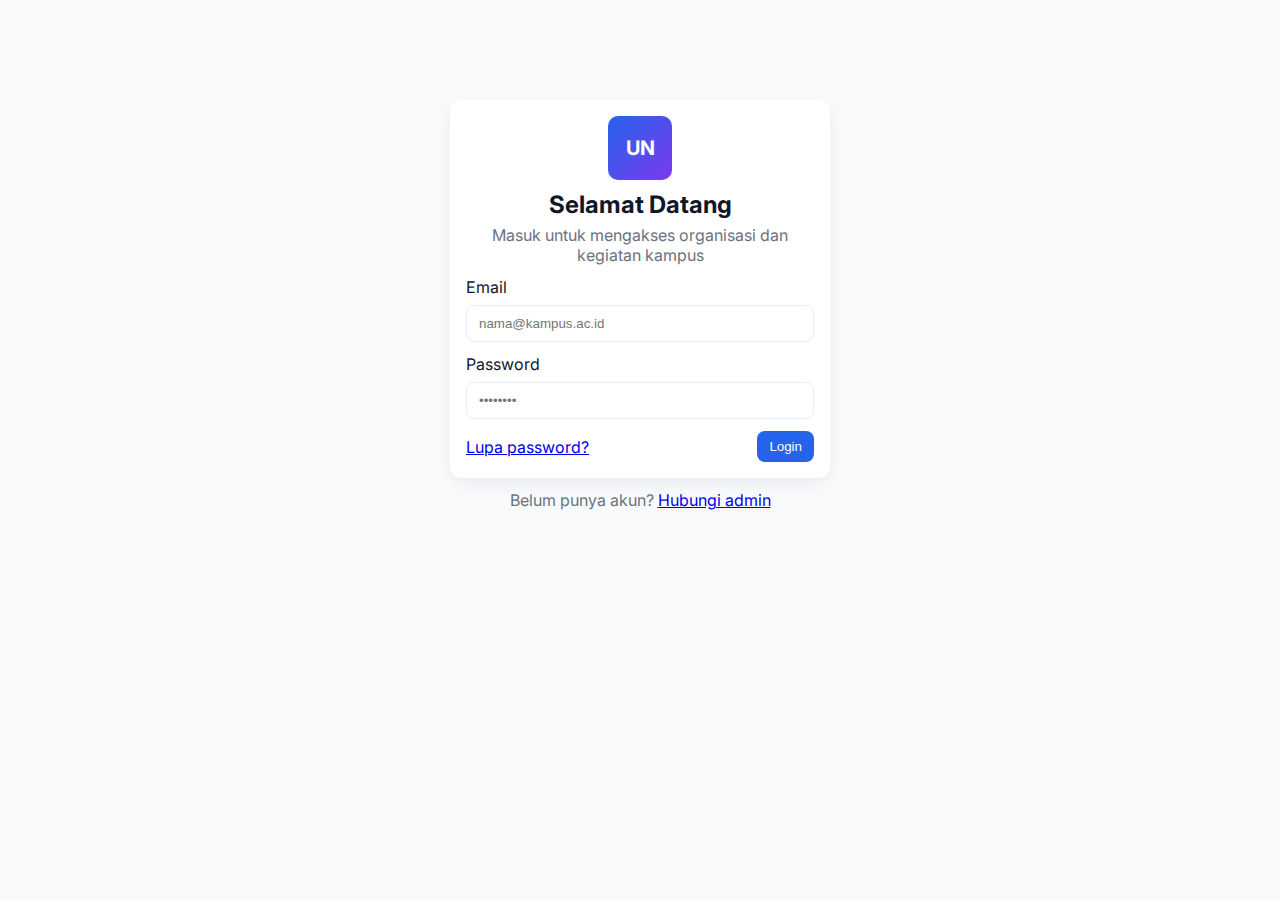
<file: index.html>
<!doctype html>
<html lang="id">
<head>
  <meta charset="utf-8" />
  <meta name="viewport" content="width=device-width,initial-scale=1" />
  <title>Login - Sistem Organisasi Kampus</title>
  <link rel="stylesheet" href="styles.css">
</head>
<body>
  <div class="container" style="max-width:420px;margin-top:80px;">
    <div class="card">
      <div style="text-align:center;margin-bottom:12px">
        <div class="logo" style="width:64px;height:64px;margin:0 auto;font-size:20px">UN</div>
        <h2 style="margin:10px 0 0">Selamat Datang</h2>
        <p style="margin:6px 0 0;color:var(--muted)">Masuk untuk mengakses organisasi dan kegiatan kampus</p>
      </div>

      <form id="loginForm">
        <div class="form-group">
          <label>Email</label>
          <input class="input" type="email" id="email" placeholder="nama@kampus.ac.id" required />
        </div>
        <div class="form-group">
          <label>Password</label>
          <input class="input" type="password" id="password" placeholder="••••••••" required />
        </div>
        <div style="display:flex;align-items:center;justify-content:space-between;margin-top:8px">
          <a href="#" onclick="alert('Reset password link (simulasi)')">Lupa password?</a>
          <button class="btn" type="submit">Login</button>
        </div>
      </form>
    </div>

    <p style="text-align:center;margin-top:12px;color:var(--muted)">Belum punya akun? <a href="#" onclick="alert('Hubungi admin kampus untuk pendaftaran')">Hubungi admin</a></p>
  </div>

<script src="script.js"></script>
</body>
</html>
</file>
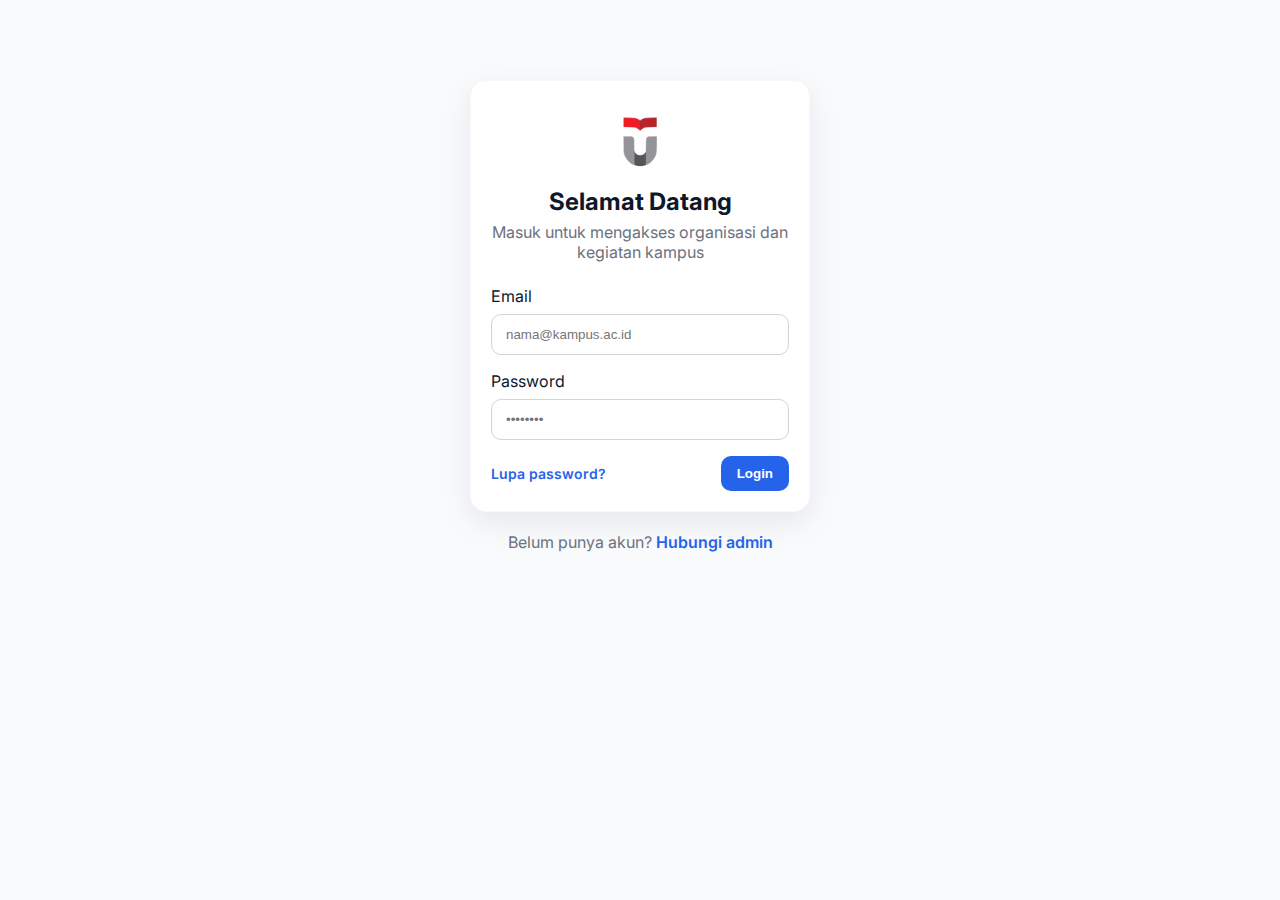
<file: Frontend/index.html>
<!doctype html>
<html lang="id">
<head>
  <meta charset="utf-8" />
  <meta name="viewport" content="width=device-width,initial-scale=1" />
  <title>Login - Sistem Organisasi Kampus</title>
  <link rel="stylesheet" href="styles.css">
</head>
<body>
  <div class="container" style="max-width:420px;margin-top:80px;">
    <div class="card">
      
      <div style="text-align:center;margin-bottom:24px;padding-top:8px">
        <img src="logo_kampus.png" alt="Logo Kampus Baru" style="width:64px;height:64px;margin:0 auto 10px;border-radius:10px;">
        
        <h2 style="margin:0">Selamat Datang</h2>
        <p style="margin:6px 0 0;color:var(--muted)">Masuk untuk mengakses organisasi dan kegiatan kampus</p>
      </div>

      <form id="loginForm">
        <div class="form-group">
          <label for="email">Email</label>
          <input class="input" type="email" id="email" placeholder="nama@kampus.ac.id" required />
        </div>
        <div class="form-group">
          <label for="password">Password</label>
          <input class="input" type="password" id="password" placeholder="••••••••" required />
        </div>
        
        <div style="display:flex;align-items:center;justify-content:space-between;margin-top:12px">
          <a href="#" onclick="alert('Reset password link (simulasi)')" style="font-size:14px;font-weight:600">Lupa password?</a>
          <button class="btn" type="submit">Login</button>
        </div>
      </form>
    </div>

    <p style="text-align:center;margin-top:20px;color:var(--muted)">
      Belum punya akun? 
      <a href="#" onclick="alert('Hubungi admin kampus untuk pendaftaran')" style="font-weight:600">Hubungi admin</a>
    </p>
  </div>

<script src="script.js"></script>
</body>
</html>
</file>
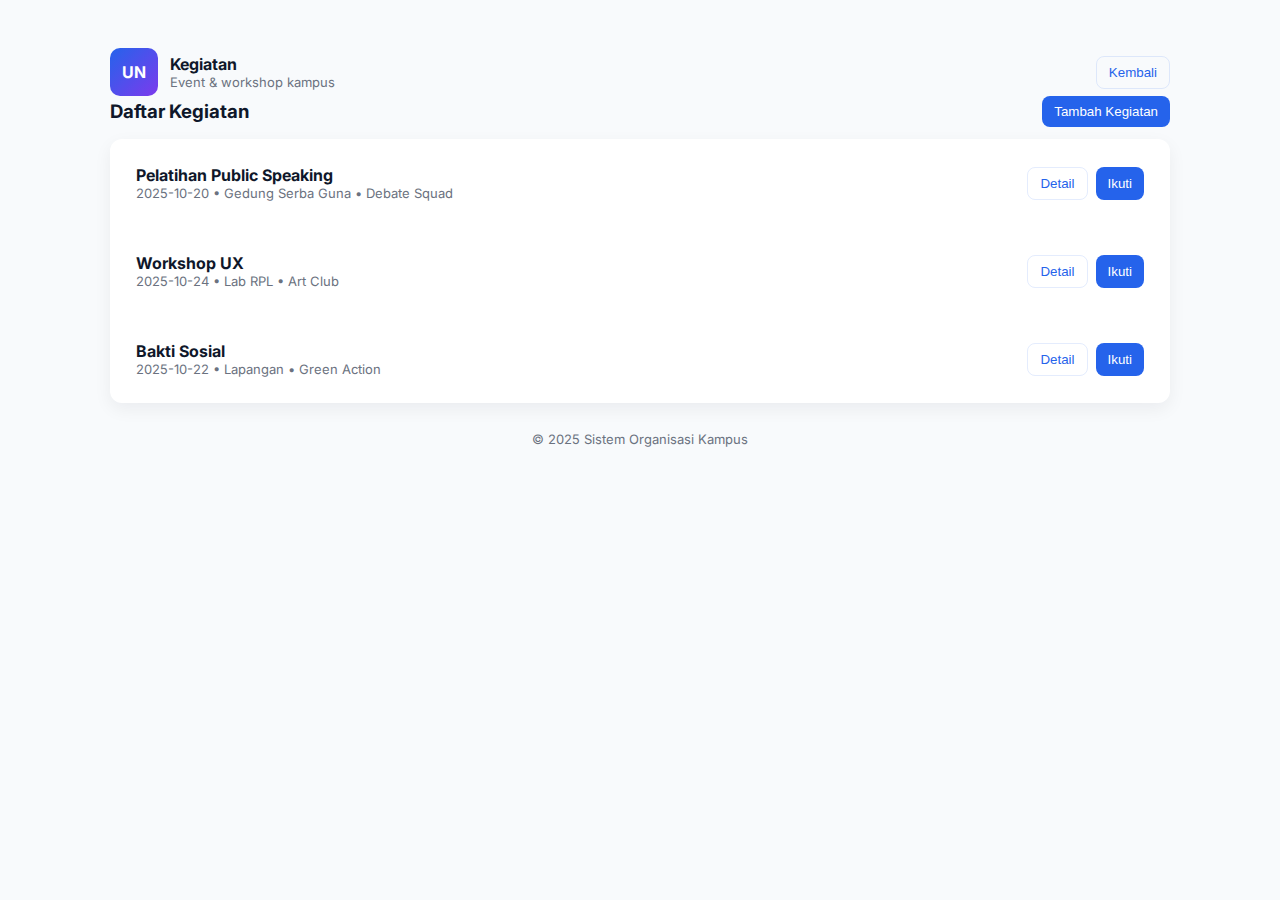
<file: college.html>
<!doctype html>
<html lang="id">
<head>
  <meta charset="utf-8" />
  <meta name="viewport" content="width=device-width,initial-scale=1" />
  <title>Kegiatan - Sistem Organisasi Kampus</title>
  <link rel="stylesheet" href="styles.css">
</head>
<body>
  <div class="container">
    <header class="header">
      <div class="brand"><div class="logo">UN</div><div><div style="font-weight:700">Kegiatan</div><div style="font-size:13px;color:var(--muted)">Event & workshop kampus</div></div></div>
      <div class="nav"><button class="btn ghost" onclick="location.href='home.html'">Kembali</button></div>
    </header>

    <main>
      <div style="display:flex;justify-content:space-between;align-items:center;margin-bottom:12px">
        <h3 style="margin:0">Daftar Kegiatan</h3>
        <div><button class="btn" onclick="alert('Tambah kegiatan (simulasi)')">Tambah Kegiatan</button></div>
      </div>

      <div class="card card-list" id="eventsList">
        <!-- events injected by script -->
      </div>
    </main>

    <div class="footer">© 2025 Sistem Organisasi Kampus</div>
  </div>

<script src="script.js"></script>
</body>
</html>
</file>
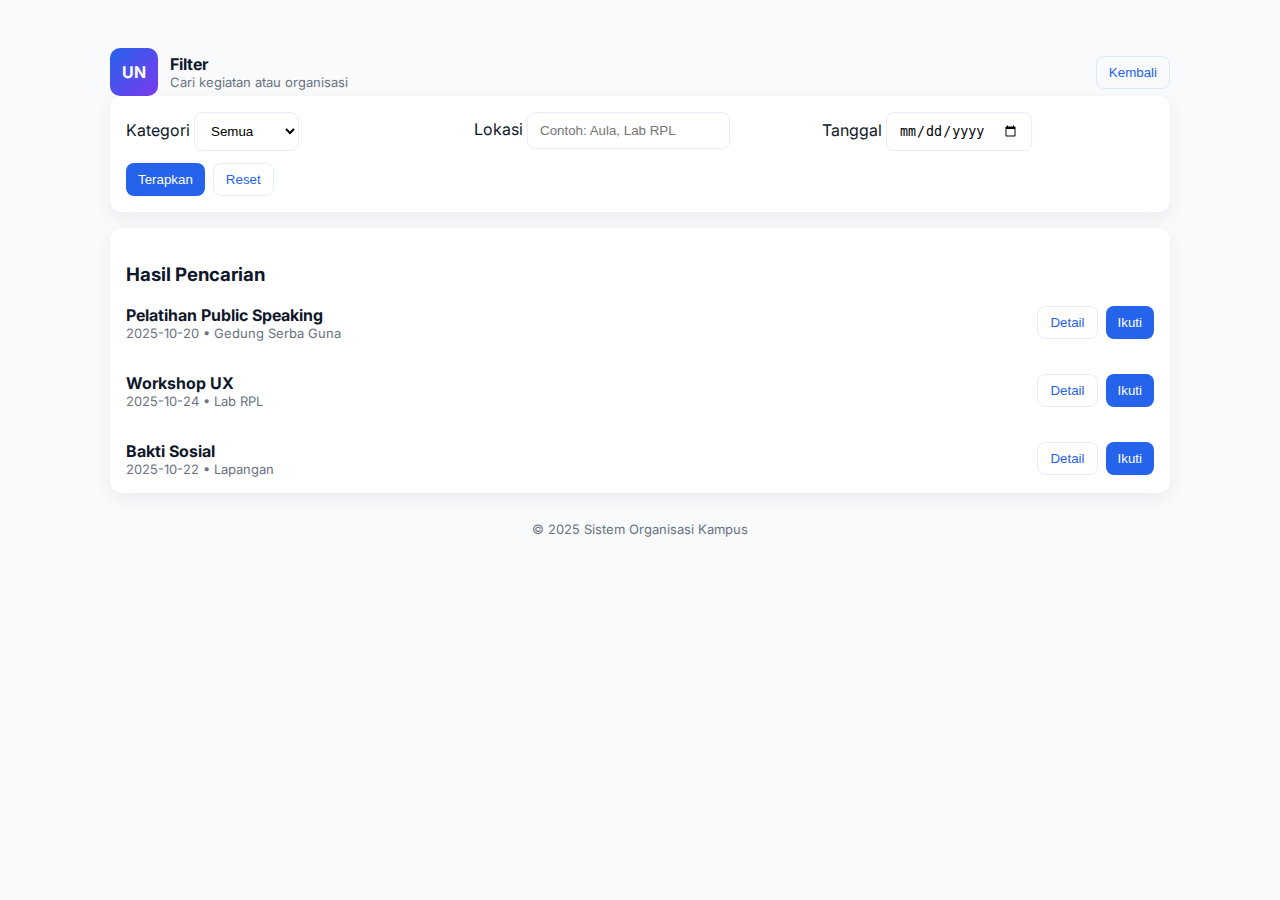
<file: filter.html>
<!doctype html>
<html lang="id">
<head>
  <meta charset="utf-8" />
  <meta name="viewport" content="width=device-width,initial-scale=1" />
  <title>Filter - Sistem Organisasi Kampus</title>
  <link rel="stylesheet" href="styles.css">
</head>
<body>
  <div class="container">
    <header class="header">
      <div class="brand">
        <div class="logo">UN</div>
        <div><div style="font-weight:700">Filter</div><div style="font-size:13px;color:var(--muted)">Cari kegiatan atau organisasi</div></div>
      </div>
      <div class="nav">
        <button class="btn ghost" onclick="location.href='home.html'">Kembali</button>
      </div>
    </header>

    <main>
      <div class="card" style="margin-bottom:16px">
        <div class="grid-3">
          <div>
            <label>Kategori</label>
            <select id="category" class="input">
              <option value="">Semua</option>
              <option>Akademik</option>
              <option>Sosial</option>
              <option>Olahraga</option>
              <option>Seni</option>
            </select>
          </div>
          <div>
            <label>Lokasi</label>
            <input id="location" class="input" placeholder="Contoh: Aula, Lab RPL" />
          </div>
          <div>
            <label>Tanggal</label>
            <input id="date" type="date" class="input" />
          </div>
        </div>
        <div style="margin-top:12px;display:flex;gap:8px">
          <button class="btn" onclick="applyFilter()">Terapkan</button>
          <button class="btn ghost" onclick="resetFilter()">Reset</button>
        </div>
      </div>

      <div id="results" class="card">
        <h3>Hasil Pencarian</h3>
        <div id="resultsList" style="margin-top:12px" class="card-list">
          <!-- results injected here -->
        </div>
      </div>
    </main>

    <div class="footer">© 2025 Sistem Organisasi Kampus</div>
  </div>

<script src="script.js"></script>
</body>
</html>
</file>
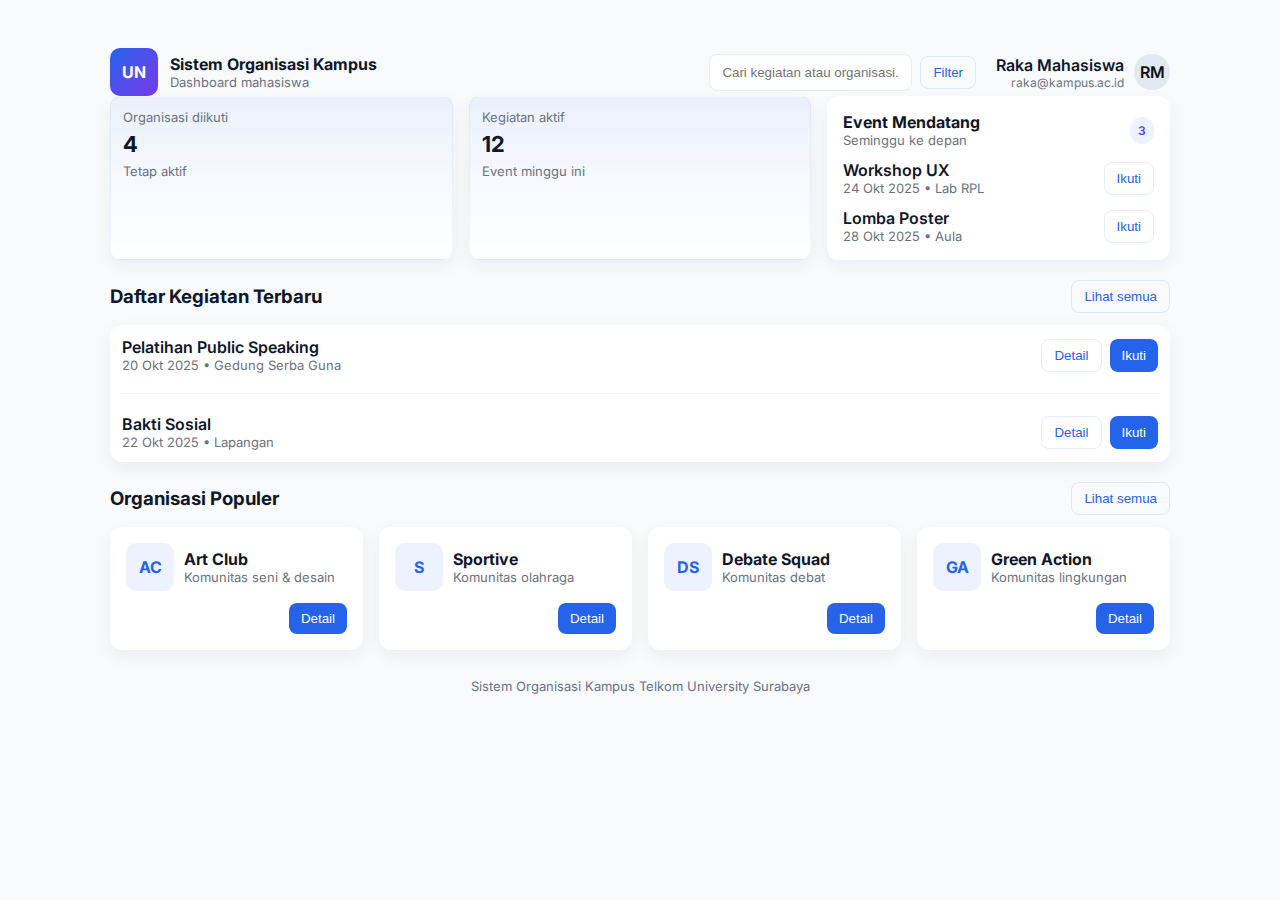
<file: home.html>
<!doctype html>
<html lang="id">
<head>
  <meta charset="utf-8" />
  <meta name="viewport" content="width=device-width,initial-scale=1" />
  <title>Home - Sistem Organisasi Kampus</title>
  <link rel="stylesheet" href="styles.css">
</head>
<body>
  <div class="container">
    <header class="header">
      <div class="brand">
        <div class="logo">UN</div>
        <div>
          <div style="font-weight:700">Sistem Organisasi Kampus</div>
          <div style="font-size:13px;color:var(--muted)">Dashboard mahasiswa</div>
        </div>
      </div>

      <div class="nav">
        <div class="search-row">
          <input class="input" id="globalSearch" placeholder="Cari kegiatan atau organisasi..." />
          <button class="btn ghost" onclick="location.href='filter.html'">Filter</button>
        </div>
        <div class="profile" style="margin-left:12px">
          <div style="text-align:right">
            <div style="font-weight:600">Raka Mahasiswa</div>
            <div style="font-size:12px;color:var(--muted)">raka@kampus.ac.id</div>
          </div>
          <div class="avatar">RM</div>
        </div>
      </div>
    </header>

    <main>
      <div class="grid-3">
        <div class="kartu card">
          <div style="font-size:13px;color:var(--muted)">Organisasi diikuti</div>
          <div style="font-size:22px;font-weight:700">4</div>
          <div style="font-size:13px;color:var(--muted)">Tetap aktif</div>
        </div>

        <div class="kartu card">
          <div style="font-size:13px;color:var(--muted)">Kegiatan aktif</div>
          <div style="font-size:22px;font-weight:700">12</div>
          <div style="font-size:13px;color:var(--muted)">Event minggu ini</div>
        </div>

        <div class="card">
          <div style="display:flex;justify-content:space-between;align-items:center">
            <div>
              <div style="font-weight:700">Event Mendatang</div>
              <div style="font-size:13px;color:var(--muted)">Seminggu ke depan</div>
            </div>
            <div class="badge">3</div>
          </div>

          <div style="margin-top:12px" class="card-list">
            <div style="display:flex;justify-content:space-between;align-items:center">
              <div>
                <div style="font-weight:600">Workshop UX</div>
                <div style="font-size:13px;color:var(--muted)">24 Okt 2025 • Lab RPL</div>
              </div>
              <button class="btn ghost" onclick="alert('Daftar Workshop (simulasi)')">Ikuti</button>
            </div>

            <div style="display:flex;justify-content:space-between;align-items:center">
              <div>
                <div style="font-weight:600">Lomba Poster</div>
                <div style="font-size:13px;color:var(--muted)">28 Okt 2025 • Aula</div>
              </div>
              <button class="btn ghost" onclick="alert('Daftar Lomba (simulasi)')">Ikuti</button>
            </div>
          </div>
        </div>
      </div>

      <section style="margin-top:20px">
        <div style="display:flex;justify-content:space-between;align-items:center;margin-bottom:12px">
          <h3 style="margin:0">Daftar Kegiatan Terbaru</h3>
          <div>
            <button class="btn ghost" onclick="location.href='college.html'">Lihat semua</button>
          </div>
        </div>

        <div class="card" style="padding:12px">
          <div class="card-list">
            <div style="display:flex;justify-content:space-between;align-items:center">
              <div>
                <div style="font-weight:600">Pelatihan Public Speaking</div>
                <div style="font-size:13px;color:var(--muted)">20 Okt 2025 • Gedung Serba Guna</div>
              </div>
              <div style="display:flex;gap:8px">
                <button class="btn ghost" onclick="alert('Detail kegiatan')">Detail</button>
                <button class="btn" onclick="alert('Kamu mengikuti kegiatan (simulasi)')">Ikuti</button>
              </div>
            </div>

            <div style="height:1px;background:#eef2ff;margin:8px 0;border-radius:2px"></div>

            <div style="display:flex;justify-content:space-between;align-items:center">
              <div>
                <div style="font-weight:600">Bakti Sosial</div>
                <div style="font-size:13px;color:var(--muted)">22 Okt 2025 • Lapangan</div>
              </div>
              <div style="display:flex;gap:8px">
                <button class="btn ghost" onclick="alert('Detail kegiatan')">Detail</button>
                <button class="btn" onclick="alert('Kamu mengikuti kegiatan (simulasi)')">Ikuti</button>
              </div>
            </div>

          </div>
        </div>
      </section>

      <section style="margin-top:20px">
        <div style="display:flex;justify-content:space-between;align-items:center;margin-bottom:12px">
          <h3 style="margin:0">Organisasi Populer</h3>
          <div>
            <button class="btn ghost" onclick="location.href='organisasi.html'">Lihat semua</button>
          </div>
        </div>

        <div class="org-grid">
          <div class="card">
            <div style="display:flex;gap:10px;align-items:center">
              <div style="width:48px;height:48px;border-radius:10px;background:#eef2ff;display:flex;align-items:center;justify-content:center;color:#2563eb;font-weight:700">AC</div>
              <div>
                <div style="font-weight:700">Art Club</div>
                <div style="font-size:13px;color:var(--muted)">Komunitas seni & desain</div>
              </div>
            </div>
            <div style="margin-top:12px;display:flex;justify-content:flex-end">
              <button class="btn" onclick="alert('Gabung Art Club (simulasi)')">Gabung</button>
            </div>
          </div>

          <div class="card">
            <div style="display:flex;gap:10px;align-items:center">
              <div style="width:48px;height:48px;border-radius:10px;background:#eef2ff;display:flex;align-items:center;justify-content:center;color:#2563eb;font-weight:700">SP</div>
              <div>
                <div style="font-weight:700">Sportive</div>
                <div style="font-size:13px;color:var(--muted)">Komunitas olahraga</div>
              </div>
            </div>
            <div style="margin-top:12px;display:flex;justify-content:flex-end">
              <button class="btn" onclick="alert('Gabung Sportive (simulasi)')">Gabung</button>
            </div>
          </div>

        </div>
      </section>

    </main>

    <div class="footer">Sistem Organisasi Kampus Telkom University Surabaya</div>
  </div>

<script src="script.js"></script>
</body>
</html>
</file>
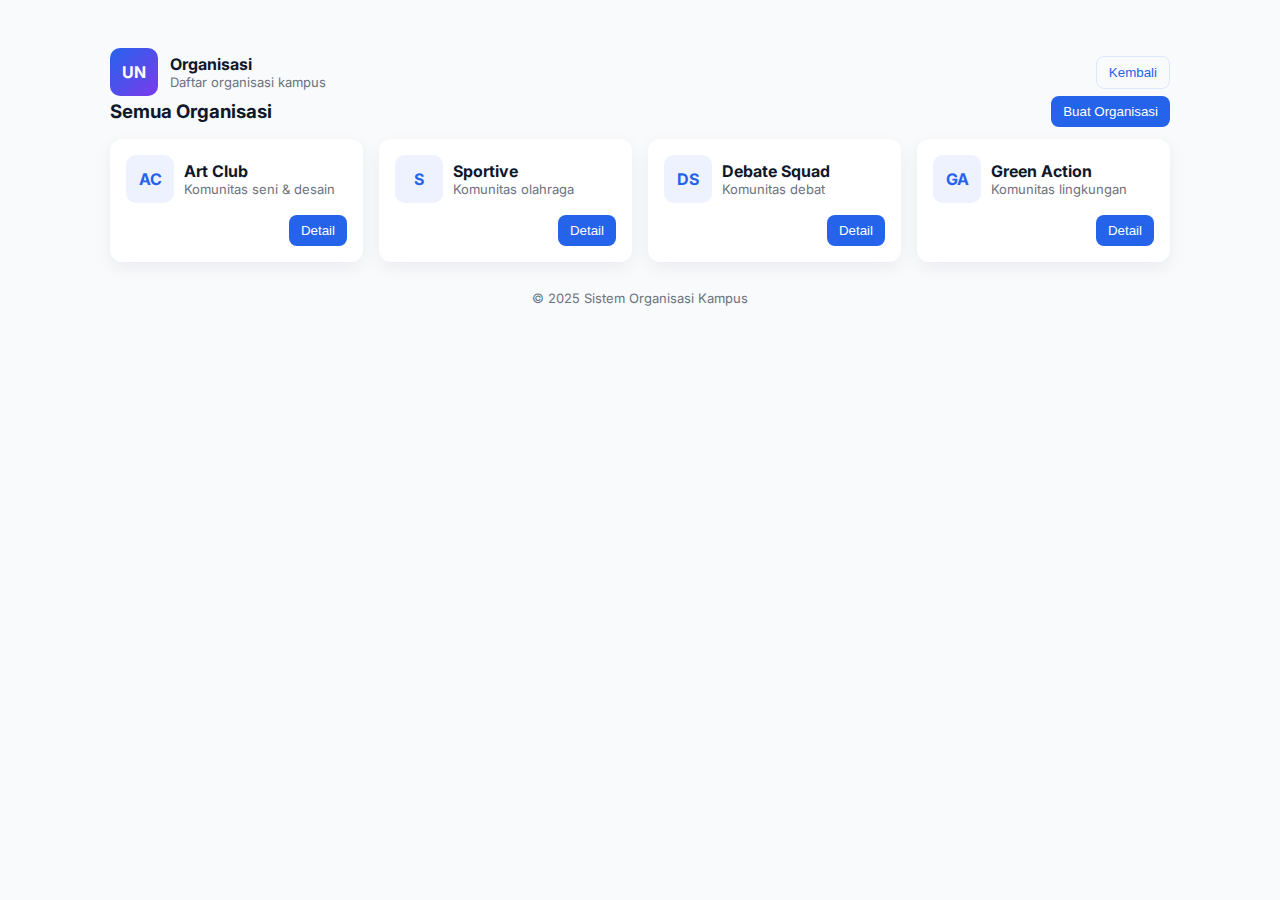
<file: organisasi.html>
<!doctype html>
<html lang="id">
<head>
  <meta charset="utf-8" />
  <meta name="viewport" content="width=device-width,initial-scale=1" />
  <title>Organisasi - Sistem Organisasi Kampus</title>
  <link rel="stylesheet" href="styles.css">
</head>
<body>
  <div class="container">
    <header class="header">
      <div class="brand"><div class="logo">UN</div><div><div style="font-weight:700">Organisasi</div><div style="font-size:13px;color:var(--muted)">Daftar organisasi kampus</div></div></div>
      <div class="nav"><button class="btn ghost" onclick="location.href='home.html'">Kembali</button></div>
    </header>

    <main>
      <section style="margin-bottom:16px">
        <div style="display:flex;justify-content:space-between;align-items:center;margin-bottom:12px">
          <h3 style="margin:0">Semua Organisasi</h3>
          <div><button class="btn" onclick="alert('Buat organisasi (simulasi)')">Buat Organisasi</button></div>
        </div>

        <div class="org-grid">
          <!-- org cards populated by script -->
        </div>
      </section>

      <!-- modal placeholder -->
      <div id="orgModalWrap"></div>
    </main>

    <div class="footer">© 2025 Sistem Organisasi Kampus</div>
  </div>

<script src="script.js"></script>
</body>
</html>
</file>
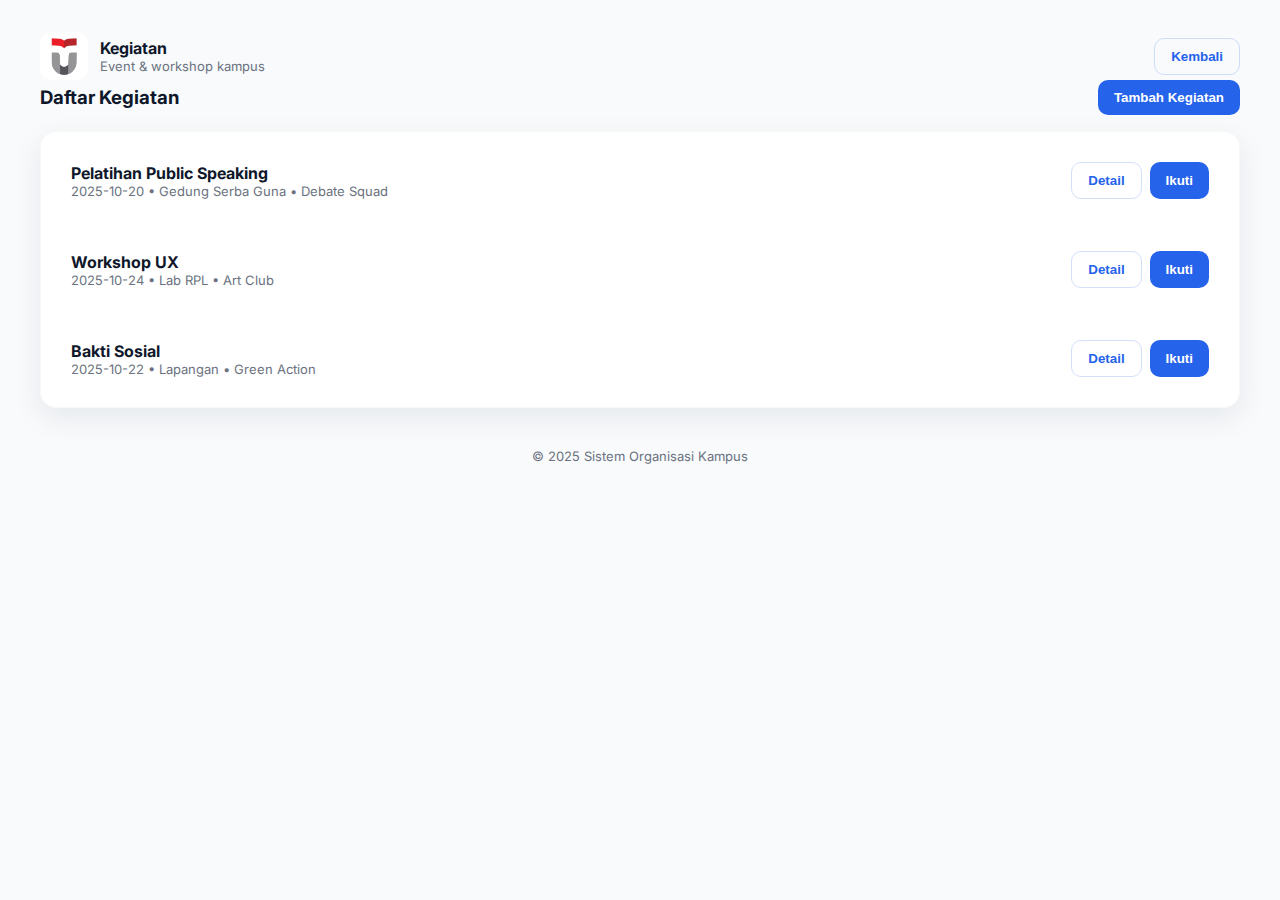
<file: Frontend/college.html>
<!doctype html>
<html lang="id">
<head>
  <meta charset="utf-8" />
  <meta name="viewport" content="width=device-width,initial-scale=1" />
  <title>Kegiatan - Sistem Organisasi Kampus</title>
  <link rel="stylesheet" href="styles.css">
</head>
<body>
  <div class="container">
    <header class="header">
      <div class="brand">
        <img src="logo_kampus.png" alt="Logo Kampus" style="width:48px;height:48px;border-radius:10px;">
        
        <div>
          <div style="font-weight:700">Kegiatan</div>
          <div style="font-size:13px;color:var(--muted)">Event & workshop kampus</div>
        </div>
      </div>
      <div class="nav">
        <button class="btn ghost" onclick="location.href='home.html'">Kembali</button>
      </div>
    </header>

    <main>
      <div style="display:flex;justify-content:space-between;align-items:center;margin-bottom:16px">
        <h3 style="margin:0">Daftar Kegiatan</h3>
        <div>
          <button class="btn" onclick="alert('Tambah kegiatan (simulasi)')">Tambah Kegiatan</button>
        </div>
      </div>

      <div class="card card-list" id="eventsList">
        </div>
    </main>

    <div class="footer">© 2025 Sistem Organisasi Kampus</div>
  </div>

<script src="script.js"></script>
</body>
</html>
</file>
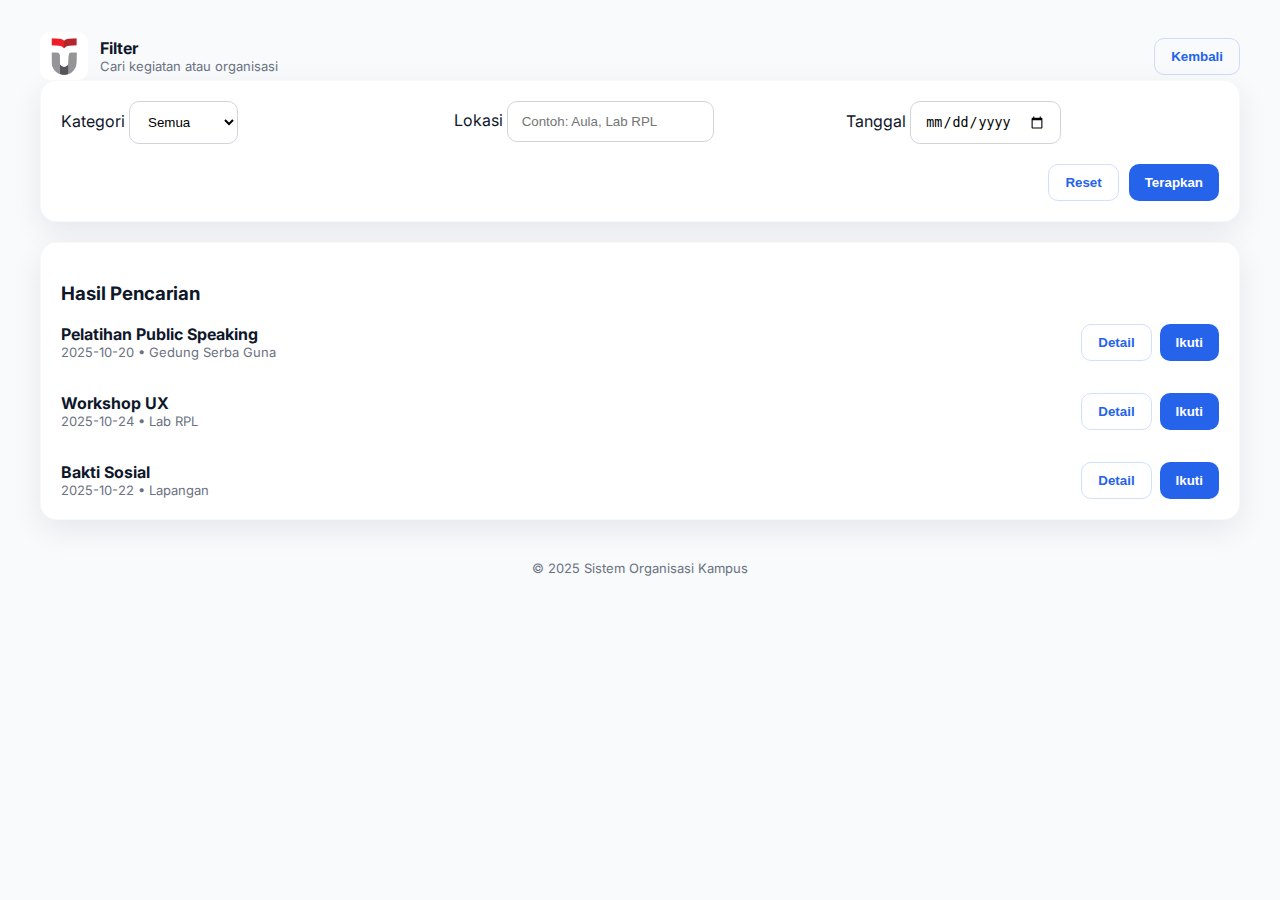
<file: Frontend/filter.html>
<!doctype html>
<html lang="id">
<head>
  <meta charset="utf-8" />
  <meta name="viewport" content="width=device-width,initial-scale=1" />
  <title>Filter - Sistem Organisasi Kampus</title>
  <link rel="stylesheet" href="styles.css">
</head>
<body>
  <div class="container">
    <header class="header">
      <div class="brand">
        <img src="logo_kampus.png" alt="Logo Kampus" style="width:48px;height:48px;border-radius:10px;">
        
        <div>
          <div style="font-weight:700">Filter</div>
          <div style="font-size:13px;color:var(--muted)">Cari kegiatan atau organisasi</div>
        </div>
      </div>
      <div class="nav">
        <button class="btn ghost" onclick="location.href='home.html'">Kembali</button>
      </div>
    </header>

    <main>
      <div class="card" style="margin-bottom:20px"> 
        <div class="grid-3">
          <div>
            <label>Kategori</label>
            <select id="category" class="input">
              <option value="">Semua</option>
              <option>Akademik</option>
              <option>Sosial</option>
              <option>Olahraga</option>
              <option>Seni</option>
            </select>
          </div>
          <div>
            <label>Lokasi</label>
            <input id="location" class="input" placeholder="Contoh: Aula, Lab RPL" />
          </div>
          <div>
            <label>Tanggal</label>
            <input id="date" type="date" class="input" />
          </div>
        </div>
        <div style="margin-top:20px;display:flex;gap:10px;justify-content:flex-end">
          <button class="btn ghost" onclick="resetFilter()">Reset</button>
          <button class="btn" onclick="applyFilter()">Terapkan</button>
        </div>
      </div>

      <div id="results" class="card">
        <h3>Hasil Pencarian</h3>
        <div id="resultsList" style="margin-top:16px" class="card-list">
          </div>
      </div>
    </main>

    <div class="footer">© 2025 Sistem Organisasi Kampus</div>
  </div>

<script src="script.js"></script>
</body>
</html>
</file>
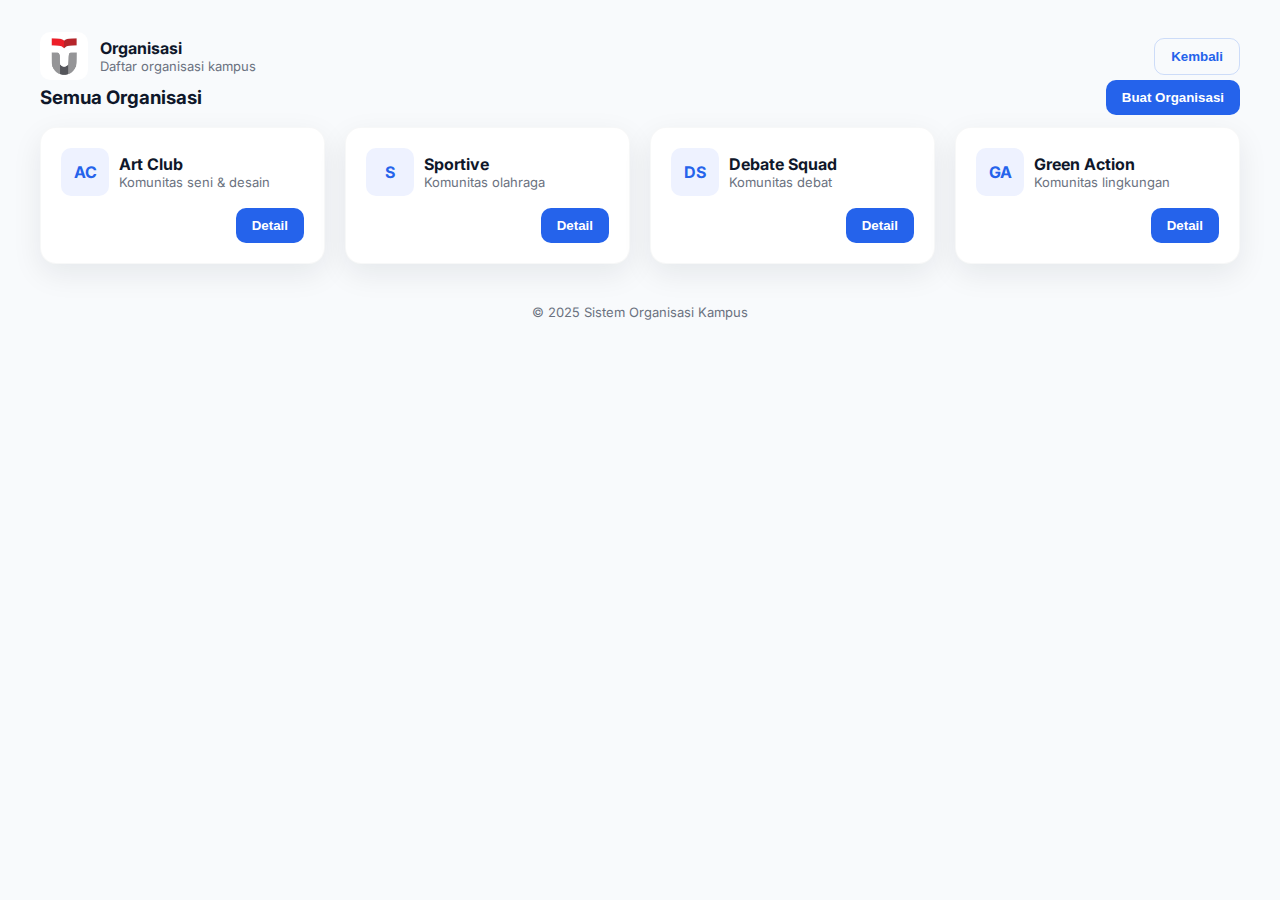
<file: Frontend/organisasi.html>
<!doctype html>
<html lang="id">
<head>
  <meta charset="utf-8" />
  <meta name="viewport" content="width=device-width,initial-scale=1" />
  <title>Organisasi - Sistem Organisasi Kampus</title>
  <link rel="stylesheet" href="styles.css">
</head>
<body>
  <div class="container">
    <header class="header">
      <div class="brand">
        <img src="logo_kampus.png" alt="Logo Kampus" style="width:48px;height:48px;border-radius:10px;">
        
        <div>
          <div style="font-weight:700">Organisasi</div>
          <div style="font-size:13px;color:var(--muted)">Daftar organisasi kampus</div>
        </div>
      </div>
      <div class="nav"><button class="btn ghost" onclick="location.href='home.html'">Kembali</button></div>
    </header>

    <main>
      <section style="margin-bottom:16px">
        <div style="display:flex;justify-content:space-between;align-items:center;margin-bottom:12px">
          <h3 style="margin:0">Semua Organisasi</h3>
          <div><button class="btn" onclick="alert('Buat organisasi (simulasi)')">Buat Organisasi</button></div>
        </div>

        <div class="org-grid">
          </div>
      </section>

      <div id="orgModalWrap"></div>
    </main>

    <div class="footer">© 2025 Sistem Organisasi Kampus</div>
  </div>

<script src="script.js"></script>
</body>
</html>
</file>
<file: styles.css>
/* styles.css - modern minimal styles (used with Tailwind for utility plus some custom CSS) */
@import url('https://fonts.googleapis.com/css2?family=Inter:wght@400;600;700&display=swap');
:root{
  --primary: #2563eb; /* blue */
  --muted: #6b7280;
  --card: #ffffff;
  --bg: #f8fafc;
}
*{box-sizing:border-box}
body{font-family:Inter,ui-sans-serif,system-ui,-apple-system,'Segoe UI',Roboto,Helvetica,Arial;margin:0;background:var(--bg);color:#0f172a}
.container{max-width:1100px;margin:28px auto;padding:20px}
.header{display:flex;align-items:center;justify-content:space-between;gap:16px}
.brand{display:flex;align-items:center;gap:12px}
.logo{width:48px;height:48px;background:linear-gradient(135deg,var(--primary),#7c3aed);border-radius:10px;display:flex;align-items:center;justify-content:center;color:white;font-weight:700}
.card{background:var(--card);border-radius:12px;padding:16px;box-shadow:0 6px 18px rgba(15,23,42,0.06)}
.btn{background:var(--primary);color:white;padding:8px 12px;border-radius:8px;border:none;cursor:pointer}
.btn.ghost{background:transparent;color:var(--primary);border:1px solid rgba(37,99,235,0.12)}
.form-group{display:flex;flex-direction:column;gap:8px;margin-bottom:12px}
.input{padding:10px 12px;border-radius:8px;border:1px solid #e6eef8;background:white}
.grid-3{display:grid;grid-template-columns:repeat(3,1fr);gap:16px}
.grid-2{display:grid;grid-template-columns:repeat(2,1fr);gap:16px}
.nav{display:flex;gap:8px;align-items:center}
.profile{display:flex;align-items:center;gap:10px}
.avatar{width:36px;height:36px;border-radius:999px;background:#e2e8f0;display:flex;align-items:center;justify-content:center;color:#111;font-weight:600}
.kartu{display:flex;flex-direction:column;gap:6px;padding:12px;border-radius:10px;background:linear-gradient(180deg,rgba(37,99,235,0.06),white);border:1px solid rgba(37,99,235,0.06)}
.card-list{display:flex;flex-direction:column;gap:12px}
.org-grid{display:grid;grid-template-columns:repeat(auto-fill,minmax(220px,1fr));gap:16px}
.footer{margin-top:28px;text-align:center;color:var(--muted);font-size:13px}
.search-row{display:flex;gap:8px;align-items:center}
.badge{display:inline-block;padding:6px 8px;border-radius:999px;background:#eef2ff;color:#4f46e5;font-weight:600;font-size:12px}
@media(max-width:800px){
  .grid-3{grid-template-columns:1fr}
  .grid-2{grid-template-columns:1fr}
  .header{flex-direction:column;align-items:flex-start;gap:12px}
}
.modal-backdrop{position:fixed;inset:0;background:rgba(2,6,23,0.45);display:flex;align-items:center;justify-content:center;padding:20px}
.modal{background:white;border-radius:12px;padding:20px;max-width:520px;width:100%}
</file>
<file: Frontend/styles.css>
/* styles.css - modern minimal styles (used with Tailwind for utility plus some custom CSS) */
@import url('https://fonts.googleapis.com/css2?family=Inter:wght@400;600;700&display=swap');
:root{
  --primary: #2563eb; /* blue */
  --muted: #6b7280;
  --card: #ffffff;
  --bg: #f8fafc;
  --text-dark: #0f172a; /* Ditambahkan dari HEAD */
}
*{box-sizing:border-box}
body{font-family:Inter,ui-sans-serif,system-ui,-apple-system,'Segoe UI',Roboto,Helvetica,Arial;margin:0;background:var(--bg);color:var(--text-dark)}

/* 1. PENINGKATAN UMUM */
a{color:var(--primary);text-decoration:none;transition:color 0.2s} /* Ditambahkan dari HEAD */
a:hover{color:#1e40af} /* Ditambahkan dari HEAD */

/* RESOLUSI KONFLIK CONTAINER (Menggunakan logika Full-Screen dari atas, tapi dikoreksi) */
.container{
  max-width: 100%; /* Membuat kontainer memenuhi lebar penuh */
  width: 100%;
  margin: 32px auto;
  padding: 0 40px; /* Padding sisi untuk layar besar */
}
.header{display:flex;align-items:center;justify-content:space-between;gap:16px}
.brand{display:flex;align-items:center;gap:12px}

/* KODE LOGO DIKEMBALIKAN KE ASLINYA (Teks UN) */
.logo{
  width:48px;
  height:48px;
  background:linear-gradient(135deg,var(--primary),#7c3aed);
  border-radius:10px;
  display:flex;
  align-items:center;
  justify-content:center;
  color:white;
  font-weight:700
}

/* 2. KARTU DAN SHADOW (Dari HEAD) */
.card{
  background:var(--card);
  border-radius:16px; 
  padding:20px;
  box-shadow: 0 10px 30px rgba(15, 23, 42, 0.08); 
  border: 1px solid rgba(15, 23, 42, 0.03);
  transition: box-shadow 0.3s ease;
}
.card:hover{
    box-shadow: 0 15px 40px rgba(15, 23, 42, 0.1);
}

/* 3. TOMBOL (BUTTON) (Dari HEAD) */
.btn{
  background:var(--primary);
  color:white;
  padding:10px 16px;
  border-radius:10px;
  border:none;
  cursor:pointer;
  font-weight:600;
  transition: all 0.2s ease-in-out;
}
.btn:hover{
    background:#1e40af;
    transform: translateY(-1px);
}
.btn.ghost{
  background:transparent;
  color:var(--primary);
  border:1px solid rgba(37,99,235,0.2);
}
.btn.ghost:hover{
    background:rgba(37,99,235,0.05);
    transform: translateY(-1px);
}

/* 4. INPUT DAN FORM (Dari HEAD) */
.form-group{display:flex;flex-direction:column;gap:8px;margin-bottom:16px}
.input{
  padding:12px 14px;
  border-radius:10px;
  border:1px solid #d1d5db;
  background:white;
  transition: border-color 0.2s;
}
.input:focus{
    outline:none;
    border-color:var(--primary);
    box-shadow: 0 0 0 2px rgba(37, 99, 235, 0.2);
}

/* 5. TATA LETAK KHUSUS (Dari HEAD) */
.grid-3{display:grid;grid-template-columns:repeat(3,1fr);gap:20px}
.grid-2{display:grid;grid-template-columns:repeat(2,1fr);gap:20px}
.nav{display:flex;gap:12px;align-items:center}
.profile{display:flex;align-items:center;gap:10px}
.avatar{width:36px;height:36px;border-radius:999px;background:#e2e8f0;display:flex;align-items:center;justify-content:center;color:#111;font-weight:600}
.kartu{
  display:flex;
  flex-direction:column;
  gap:6px;
  padding:16px;
  border-radius:12px;
  background:linear-gradient(180deg,rgba(37,99,235,0.08),var(--card));
  border:1px solid rgba(37,99,235,0.1);
}
.card-list{display:flex;flex-direction:column;gap:12px}
.org-grid{display:grid;grid-template-columns:repeat(auto-fill,minmax(250px,1fr));gap:20px}
.footer{margin-top:40px;text-align:center;color:var(--muted);font-size:13px}
.search-row{display:flex;gap:8px;align-items:center}
.badge{
    display:inline-block;
    padding:8px 12px;
    border-radius:999px;
    background:#eef2ff;
    color:#4f46e5;
    font-weight:700;
    font-size:12px;
}

/* 6. RESPONSIVITAS (Menggabungkan logika responsif dari HEAD) */
@media(max-width:1200px){
    /* Mengurangi padding untuk layar laptop/tablet yang lebih kecil */
    .container{
        padding: 0 20px; 
    }
}
@media(max-width:800px){
  /* 1. TATA LETAK GRID: Ubah semua grid menjadi satu kolom */
  .grid-3{grid-template-columns:1fr; gap:16px;}
  .grid-2{grid-template-columns:1fr; gap:16px;}
  .org-grid{grid-template-columns:1fr; gap:16px;} 

  /* 2. HEADER: Ubah header menjadi tumpukan vertikal */
  .header{
    flex-direction:column;
    align-items:flex-start;
    gap:16px;
    padding-bottom: 12px;
    border-bottom: 1px solid #f1f5f9;
  }

  /* 3. NAVIGASI: Ubah navigasi menjadi tumpukan */
  .nav{
    width: 100%;
    flex-direction: column; 
    align-items: flex-start;
    gap:16px;
    margin-top: 8px;
  }
  
  /* 4. SEARCH ROW: Biarkan search bar mengisi lebar penuh */
  .search-row {
      width: 100%;
      flex-direction: row;
  }
  .search-row .input {
      flex-grow: 1;
  }

  /* 5. PROFILE: Peningkatan responsivitas profile */
  .profile {
      margin-left: 0 !important;
      width: 100%;
      justify-content: space-between;
  }
  .profile div:first-child {
      text-align: left !important;
  }
}

/* 7. MODAL (Dari HEAD) */
.modal-backdrop{
    position:fixed;
    inset:0;
    background:rgba(2,6,23,0.6);
    display:flex;
    align-items:center;
    justify-content:center;
    padding:20px;
    backdrop-filter: blur(4px);
}
.modal{
    background:white;
    border-radius:16px;
    padding:24px;
    max-width:520px;
    width:100%;
    box-shadow: 0 20px 40px rgba(15, 23, 42, 0.2);
    animation: fadeIn 0.3s ease-out;
}
/* Animasi opsional */
@keyframes fadeIn {
    from { opacity: 0; transform: translateY(-10px); }
    to { opacity: 1; transform: translateY(0); }
}
</file>
